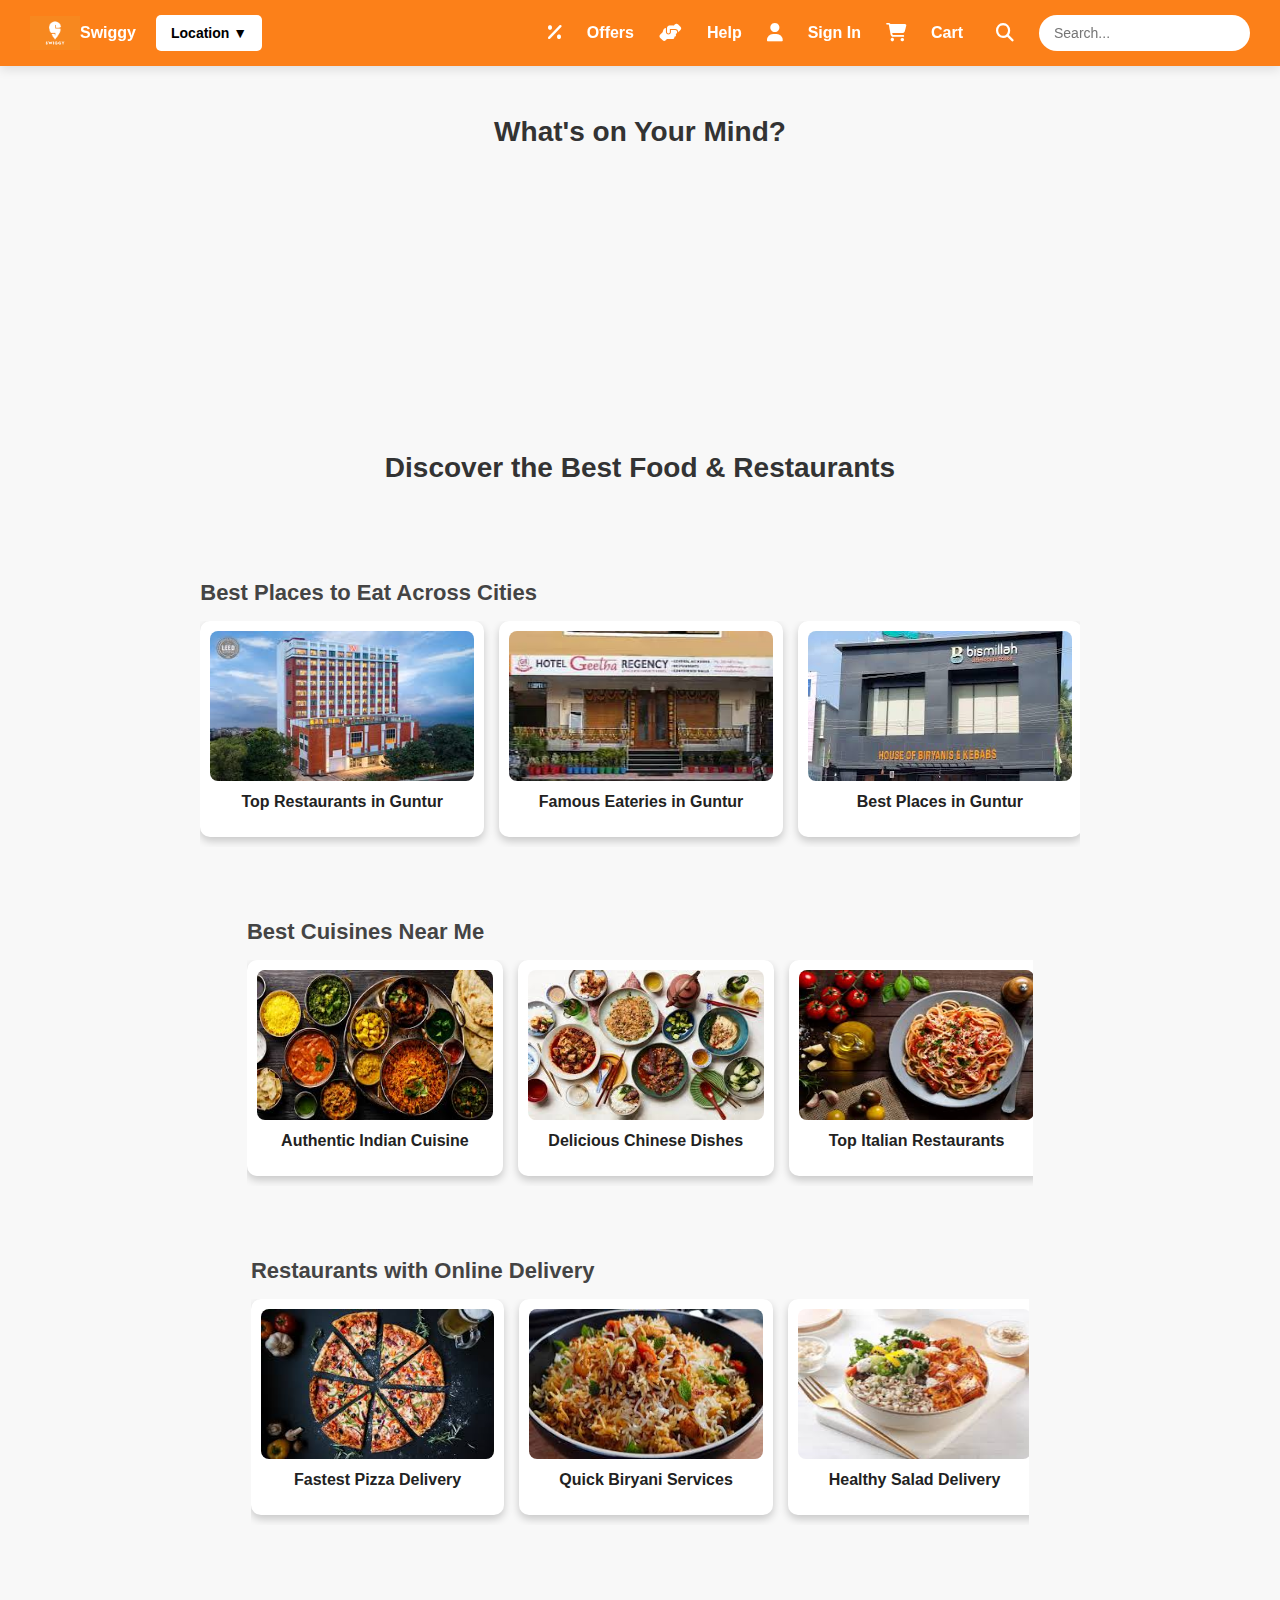
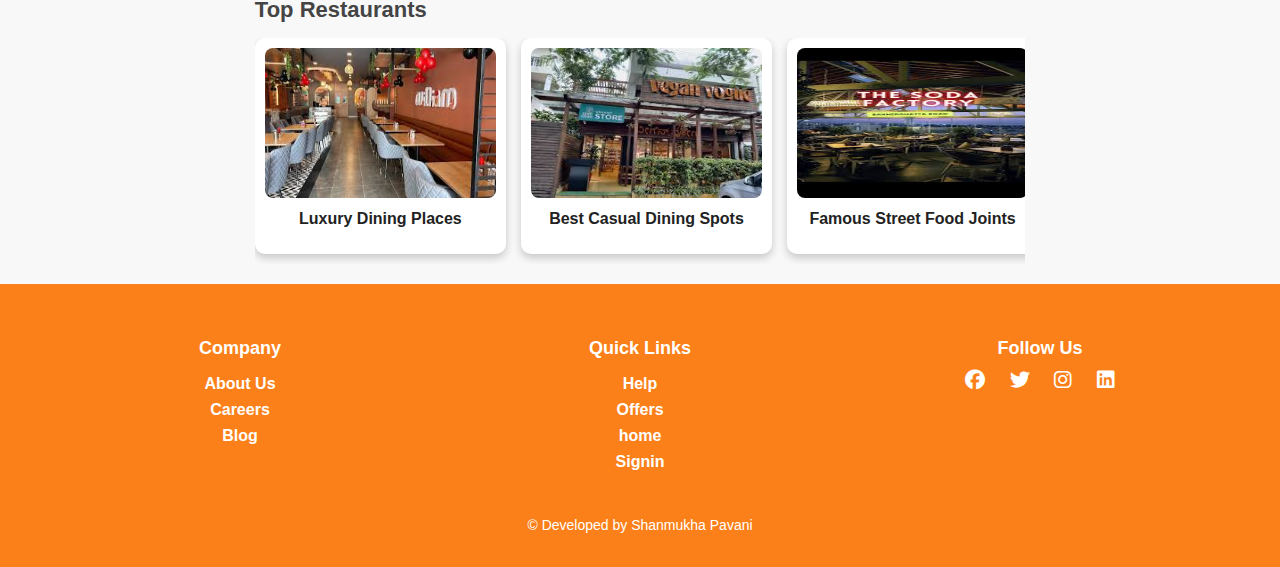
<file: index.html>
<!DOCTYPE html>
<html lang="en">
<head>
    <meta charset="UTF-8">
    <meta name="viewport" content="width=device-width, initial-scale=1.0">
    <link rel="shortcut icon" href="swiggy.png" type="image/x-icon">
    <title>Swiggy</title>
    <link rel="stylesheet" href="header.css">
    <link rel="stylesheet" href="https://cdnjs.cloudflare.com/ajax/libs/font-awesome/6.7.2/css/all.min.css" integrity="sha512-Evv84Mr4kqVGRNSgIGL/F/aIDqQb7xQ2vcrdIwxfjThSH8CSR7PBEakCr51Ck+w+/U6swU2Im1vVX0SVk9ABhg==" crossorigin="anonymous" referrerpolicy="no-referrer" />
    <link rel="stylesheet" href="home.css">
    
</head>
<body>
    <!-- header -->
    <div class="header">
        <div class="left">
            <img src="swiggy.png" alt="Swiggy Icon" class="logo">
            <a href="index.html">Swiggy</a>
            <div class="dropdown">
                <button>Location ▼</button>
                <div class="dropdown-content">
                    <a href="#">Guntur</a><br>
                    <a href="#">Tenali</a><br>
                    <a href="#">Vijayawada</a>
                </div>
            </div>
        </div>
        <div class="menu">
            <i class="fa-solid fa-percent"></i>
            <a href="offers.html">Offers</a>
            <i class="fa-solid fa-handshake-angle"></i>
            <a href="help.html">Help</a>
            <i class="fa-solid fa-user"></i>
            <a href="signin.html">Sign In</a>
            <i class="fa-solid fa-cart-shopping"></i>
            <a href="cart.html">Cart</a>
            <i class="fa-solid fa-magnifying-glass"></i>
            <div class="search-container">
                <input type="search" class="search" placeholder="Search..."> 
            </div>
        </div>
    </div>
    <!-- home page content -->
    <div class="wish">
        <h2>What's on Your Mind?</h2>
        <div class="food-container">
            <div class="food-item">
                <img src="pizza.jpg" alt="Pizza">
                <p>Pizza</p>
            </div>
            <div class="food-item">
                <img src="burger.jpg" alt="Burger">
                <p>Burger</p>
            </div>
            <div class="food-item">
                <img src="pasta.jpg" alt="Pasta">
                <p>Pasta</p>
            </div>
            <div class="food-item">
                <img src="biriyani.jpg" alt="Biryani">
                <p>Biryani</p>
            </div>
        </div>
    </div>
   <div class="home-content">
        <h2>Discover the Best Food & Restaurants</h2>

        <!-- Best Places to Eat Across Cities -->
        <section class="food-section">
            <h3>Best Places to Eat Across Cities</h3>
            <div class="food-cards">
                <div class="food-card">
                    <img src="city1.jpg" alt="Restaurant in City">
                    <p>Top Restaurants in Guntur</p>
                </div>
                <div class="food-card">
                    <img src="city2.jpg" alt="Restaurant in City">
                    <p>Famous Eateries in Guntur</p>
                </div>
                <div class="food-card">
                    <img src="city3.jpg" alt="Restaurant in City">
                    <p>Best Places in Guntur</p>
                </div>
            </div>
        </section>

        <!-- Best Cuisines Near Me -->
        <section class="food-section">
            <h3>Best Cuisines Near Me</h3>
            <div class="food-cards">
                <div class="food-card">
                    <img src="cusine1.jpg" alt="Indian Cuisine">
                    <p>Authentic Indian Cuisine</p>
                </div>
                <div class="food-card">
                    <img src="cuisine2.jpg" alt="Chinese Cuisine">
                    <p>Delicious Chinese Dishes</p>
                </div>
                <div class="food-card">
                    <img src="cuisine3.jpg" alt="Italian Cuisine">
                    <p>Top Italian Restaurants</p>
                </div>
            </div>
        </section>

        <!-- Restaurants with Online Delivery -->
        <section class="food-section">
            <h3>Restaurants with Online Delivery</h3>
            <div class="food-cards">
                <div class="food-card">
                    <img src="pizza.jpg" alt="Fast Delivery">
                    <p>Fastest Pizza Delivery</p>
                </div>
                <div class="food-card">
                    <img src="biriyani.jpg" alt="Quick Meals">
                    <p>Quick Biryani Services</p>
                </div>
                <div class="food-card">
                    <img src="delivery3.jpg" alt="Healthy Meals">
                    <p>Healthy Salad Delivery</p>
                </div>
            </div>
        </section>

        <!-- Top Restaurants -->
        <section class="food-section">
            <h3>Top Restaurants</h3>
            <div class="food-cards">
                <div class="food-card">
                    <img src="top1.jpg" alt="Luxury Dining">
                    <p>Luxury Dining Places</p>
                </div>
                <div class="food-card">
                    <img src="top2.jpg" alt="Casual Dining">
                    <p>Best Casual Dining Spots</p>
                </div>
                <div class="food-card">
                    <img src="top3.jpg" alt="Street Food">
                    <p>Famous Street Food Joints</p>
                </div>
            </div>
        </section>

    </div>
    <footer class="footer">
        <div class="footer-container">
            <!-- Column 1: Company Info -->
            <div class="footer-column">
                <h4>Company</h4>
                <ul>
                    <li><a href="#">About Us</a></li>
                    <li><a href="#">Careers</a></li>
                    <li><a href="#">Blog</a></li>
                </ul>
            </div>
    
            <!-- Column 2: Quick Links -->
            <div class="footer-column">
                <h4>Quick Links</h4>
                <ul>
                    <li><a href="help.html">Help</a></li>
                    <li><a href="offers.html">Offers</a></li>
                    <li><a href="index.html">home</a></li>
                    <li><a href="signin.html">Signin</a></li>
                </ul>
            </div>
    
            <!-- Column 3: Social Media -->
            <div class="footer-column">
                <h4>Follow Us</h4>
                <div class="social-icons">
                    <a href="#"><i class="fa-brands fa-facebook"></i></a>
                    <a href="#"><i class="fa-brands fa-twitter"></i></a>
                    <a href="#"><i class="fa-brands fa-instagram"></i></a>
                    <a href="#"><i class="fa-brands fa-linkedin"></i></a>
                </div>
            </div>
        </div>
    
        <p class="footer-bottom">© Developed by Shanmukha Pavani</p>
    </footer>
    


</body>
</html>
</file>
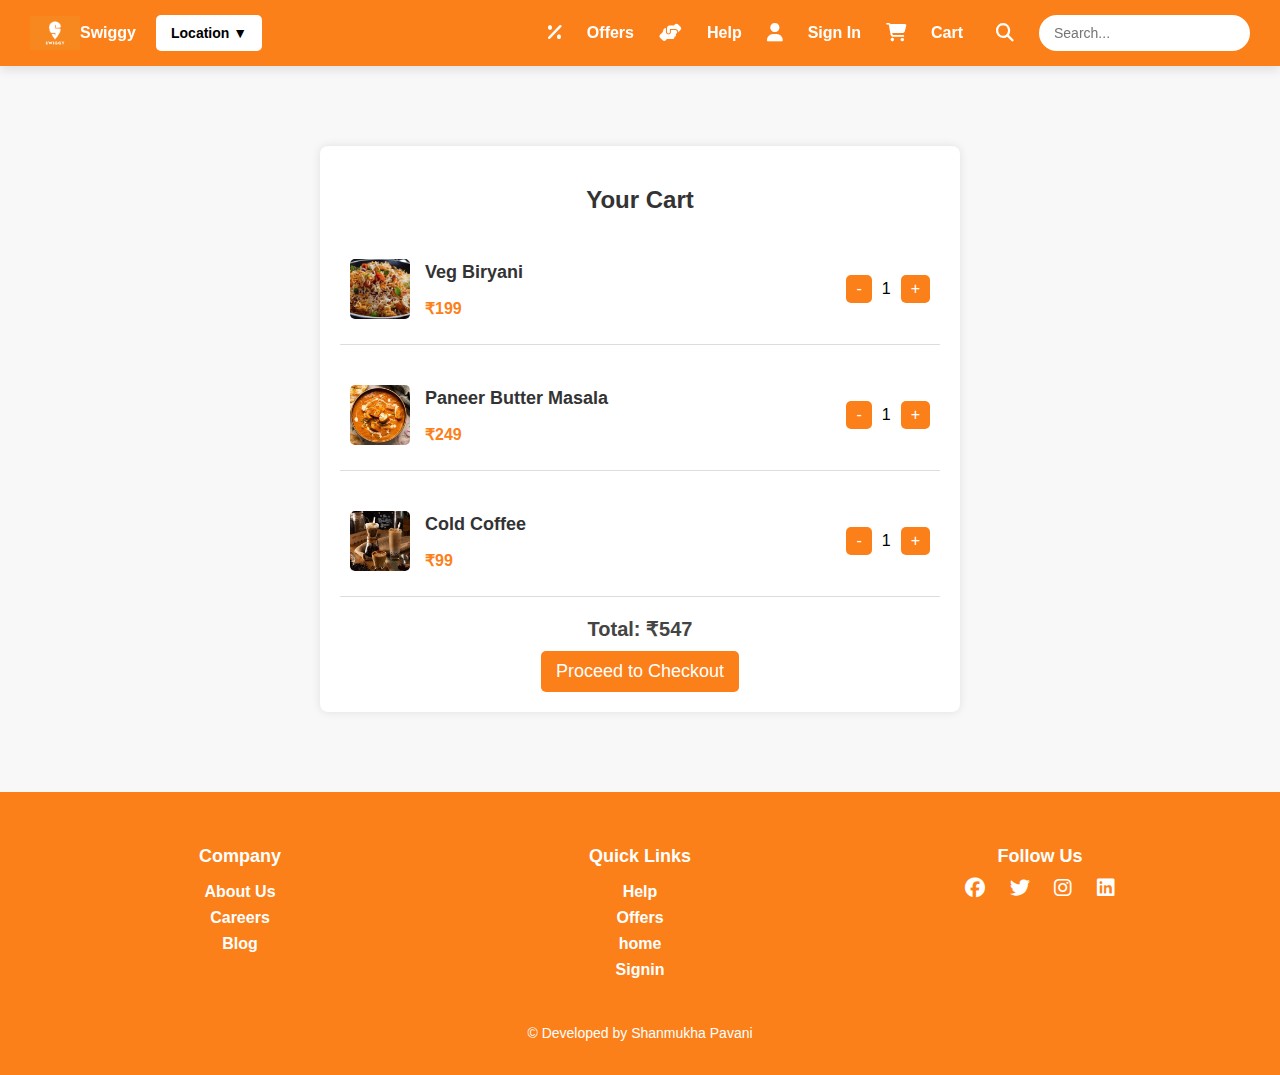
<file: cart.html>
<!DOCTYPE html>
<html lang="en">
<head>
    <meta charset="UTF-8">
    <meta name="viewport" content="width=device-width, initial-scale=1.0">
    <link rel="shortcut icon" href="swiggy.png" type="image/x-icon">
    <title>cart</title>
    <link rel="stylesheet" href="header.css">
    <link rel="stylesheet" href="https://cdnjs.cloudflare.com/ajax/libs/font-awesome/6.7.2/css/all.min.css" integrity="sha512-Evv84Mr4kqVGRNSgIGL/F/aIDqQb7xQ2vcrdIwxfjThSH8CSR7PBEakCr51Ck+w+/U6swU2Im1vVX0SVk9ABhg==" crossorigin="anonymous" referrerpolicy="no-referrer" />
    <link rel="stylesheet" href="home.css">
    <link rel="stylesheet" href="cart.css">
</head>
<body>
    <div class="header">
        <div class="left">
            <img src="swiggy.png" alt="Swiggy Icon" class="logo">
            <a href="index.html">Swiggy</a>
            <div class="dropdown">
                <button>Location ▼</button>
                <div class="dropdown-content">
                    <a href="#">Guntur</a><br>
                    <a href="#">Tenali</a><br>
                    <a href="#">Vijayawada</a>
                </div>
            </div>
        </div>
        <div class="menu">
            <i class="fa-solid fa-percent"></i>
            <a href="offers.html">Offers</a>
            <i class="fa-solid fa-handshake-angle"></i>
            <a href="help.html">Help</a>
            <i class="fa-solid fa-user"></i>
            <a href="signin.html">Sign In</a>
            <i class="fa-solid fa-cart-shopping"></i>
            <a href="cart.html">Cart</a>
            <i class="fa-solid fa-magnifying-glass"></i>
            <div class="search-container">
                <input type="search" class="search" placeholder="Search..."> 
            </div>
        </div>
    </div>
    <div class="cart-container">
        <h2>Your Cart</h2>
    
        <!-- Cart Items -->
        <div class="cart-items">
            <div class="cart-item">
                <img src="biriyani.jpg" alt="Food Item">
                <div class="item-details">
                    <h3>Veg Biryani</h3>
                    <p>₹199</p>
                </div>
                <div class="quantity">
                    <button>-</button>
                    <span>1</span>
                    <button>+</button>
                </div>
            </div>
    
            <div class="cart-item">
                <img src="food2.jpg" alt="Food Item">
                <div class="item-details">
                    <h3>Paneer Butter Masala</h3>
                    <p>₹249</p>
                </div>
                <div class="quantity">
                    <button>-</button>
                    <span>1</span>
                    <button>+</button>
                </div>
            </div>
    
            <div class="cart-item">
                <img src="food3.jpg" alt="Food Item">
                <div class="item-details">
                    <h3>Cold Coffee</h3>
                    <p>₹99</p>
                </div>
                <div class="quantity">
                    <button>-</button>
                    <span>1</span>
                    <button>+</button>
                </div>
            </div>
        </div>
    
        <!-- Checkout Section -->
        <div class="checkout">
            <h3>Total: ₹547</h3>
            <button class="checkout-btn">Proceed to Checkout</button>
        </div>
    </div>
    
    <footer class="footer">
        <div class="footer-container">
            <!-- Column 1: Company Info -->
            <div class="footer-column">
                <h4>Company</h4>
                <ul>
                    <li><a href="#">About Us</a></li>
                    <li><a href="#">Careers</a></li>
                    <li><a href="#">Blog</a></li>
                </ul>
            </div>
    
            <!-- Column 2: Quick Links -->
            <div class="footer-column">
                <h4>Quick Links</h4>
                <ul>
                    <li><a href="help.html">Help</a></li>
                    <li><a href="offers.html">Offers</a></li>
                    <li><a href="index.html">home</a></li>
                    <li><a href="signin.html">Signin</a></li>
                </ul>
            </div>
    
            <!-- Column 3: Social Media -->
            <div class="footer-column">
                <h4>Follow Us</h4>
                <div class="social-icons">
                    <a href="#"><i class="fa-brands fa-facebook"></i></a>
                    <a href="#"><i class="fa-brands fa-twitter"></i></a>
                    <a href="#"><i class="fa-brands fa-instagram"></i></a>
                    <a href="#"><i class="fa-brands fa-linkedin"></i></a>
                </div>
            </div>
        </div>
    
        <p class="footer-bottom">© Developed by Shanmukha Pavani</p>
    </footer>
    

    
</body>
</html>
</file>
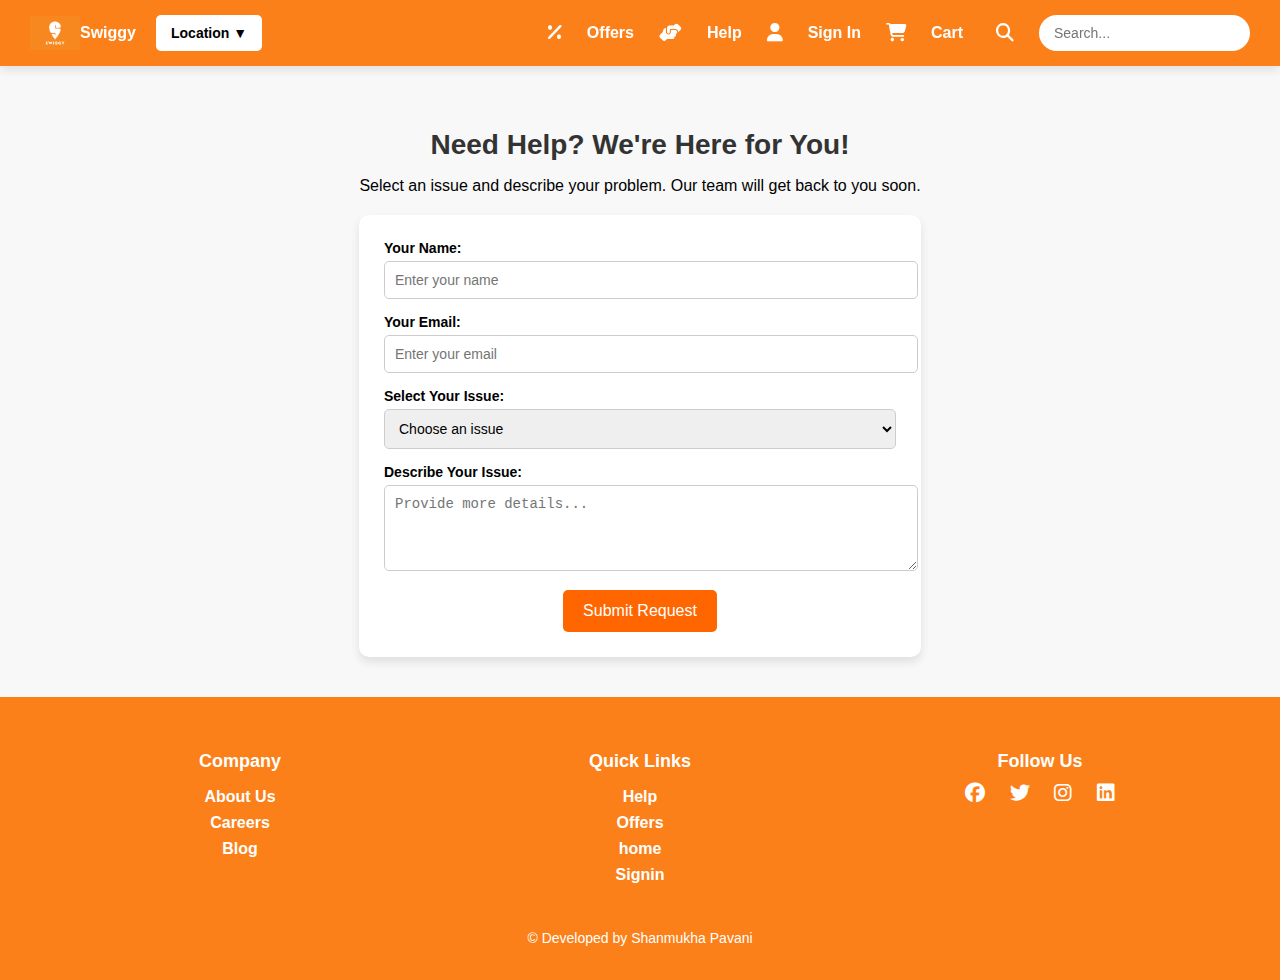
<file: help.html>
<!DOCTYPE html>
<html lang="en">
<head>
    <meta charset="UTF-8">
    <meta name="viewport" content="width=device-width, initial-scale=1.0">
    <link rel="shortcut icon" href="swiggy.png" type="image/x-icon">
    <title>help</title>
    <link rel="stylesheet" href="header.css">
    <link rel="stylesheet" href="https://cdnjs.cloudflare.com/ajax/libs/font-awesome/6.7.2/css/all.min.css" integrity="sha512-Evv84Mr4kqVGRNSgIGL/F/aIDqQb7xQ2vcrdIwxfjThSH8CSR7PBEakCr51Ck+w+/U6swU2Im1vVX0SVk9ABhg==" crossorigin="anonymous" referrerpolicy="no-referrer" />
    <link rel="stylesheet" href="home.css">
    <link rel="stylesheet" href="help.css">

</head>
<body>
    <div class="header">
        <div class="left">
            <img src="swiggy.png" alt="Swiggy Icon" class="logo">
            <a href="index.html">Swiggy</a>
            <div class="dropdown">
                <button>Location ▼</button>
                <div class="dropdown-content">
                    <a href="#">Guntur</a><br>
                    <a href="#">Tenali</a><br>
                    <a href="#">Vijayawada</a>
                </div>
            </div>
        </div>
        <div class="menu">
            <i class="fa-solid fa-percent"></i>
            <a href="offers.html">Offers</a>
            <i class="fa-solid fa-handshake-angle"></i>
            <a href="help.html">Help</a>
            <i class="fa-solid fa-user"></i>
            <a href="signin.html">Sign In</a>
            <i class="fa-solid fa-cart-shopping"></i>
            <a href="cart.html">Cart</a>
            <i class="fa-solid fa-magnifying-glass"></i>
            <div class="search-container">
                <input type="search" class="search" placeholder="Search..."> 
            </div>
        </div>
    </div>
    <div class="help-content">
        <h2>Need Help? We're Here for You!</h2>
        
        <p>Select an issue and describe your problem. Our team will get back to you soon.</p>
    
        <form class="help-form">
            <label for="name">Your Name:</label>
            <input type="text" id="name" placeholder="Enter your name" required>
    
            <label for="email">Your Email:</label>
            <input type="email" id="email" placeholder="Enter your email" required>
    
            <label for="issue-type">Select Your Issue:</label>
            <select id="issue-type" required>
                <option value="" disabled selected>Choose an issue</option>
                <option value="order">Order Not Delivered</option>
                <option value="payment">Payment Issues</option>
                <option value="account">Account Problems</option>
                <option value="refund">Refund & Cancellation</option>
                <option value="other">Other Issues</option>
            </select>
    
            <label for="message">Describe Your Issue:</label>
            <textarea id="message" rows="4" placeholder="Provide more details..."></textarea>
    
            <button type="submit" class="submit-btn">Submit Request</button>
        </form>
    </div>
    
    <footer class="footer">
        <div class="footer-container">
            <!-- Column 1: Company Info -->
            <div class="footer-column">
                <h4>Company</h4>
                <ul>
                    <li><a href="#">About Us</a></li>
                    <li><a href="#">Careers</a></li>
                    <li><a href="#">Blog</a></li>
                </ul>
            </div>
    
            <!-- Column 2: Quick Links -->
            <div class="footer-column">
                <h4>Quick Links</h4>
                <ul>
                    <li><a href="help.html">Help</a></li>
                    <li><a href="offers.html">Offers</a></li>
                    <li><a href="index.html">home</a></li>
                    <li><a href="signin.html">Signin</a></li>
                </ul>
            </div>
    
            <!-- Column 3: Social Media -->
            <div class="footer-column">
                <h4>Follow Us</h4>
                <div class="social-icons">
                    <a href="#"><i class="fa-brands fa-facebook"></i></a>
                    <a href="#"><i class="fa-brands fa-twitter"></i></a>
                    <a href="#"><i class="fa-brands fa-instagram"></i></a>
                    <a href="#"><i class="fa-brands fa-linkedin"></i></a>
                </div>
            </div>
        </div>
    
        <p class="footer-bottom">© Developed by Shanmukha Pavani</p>
    </footer>
    

    
</body>
</html>
</file>
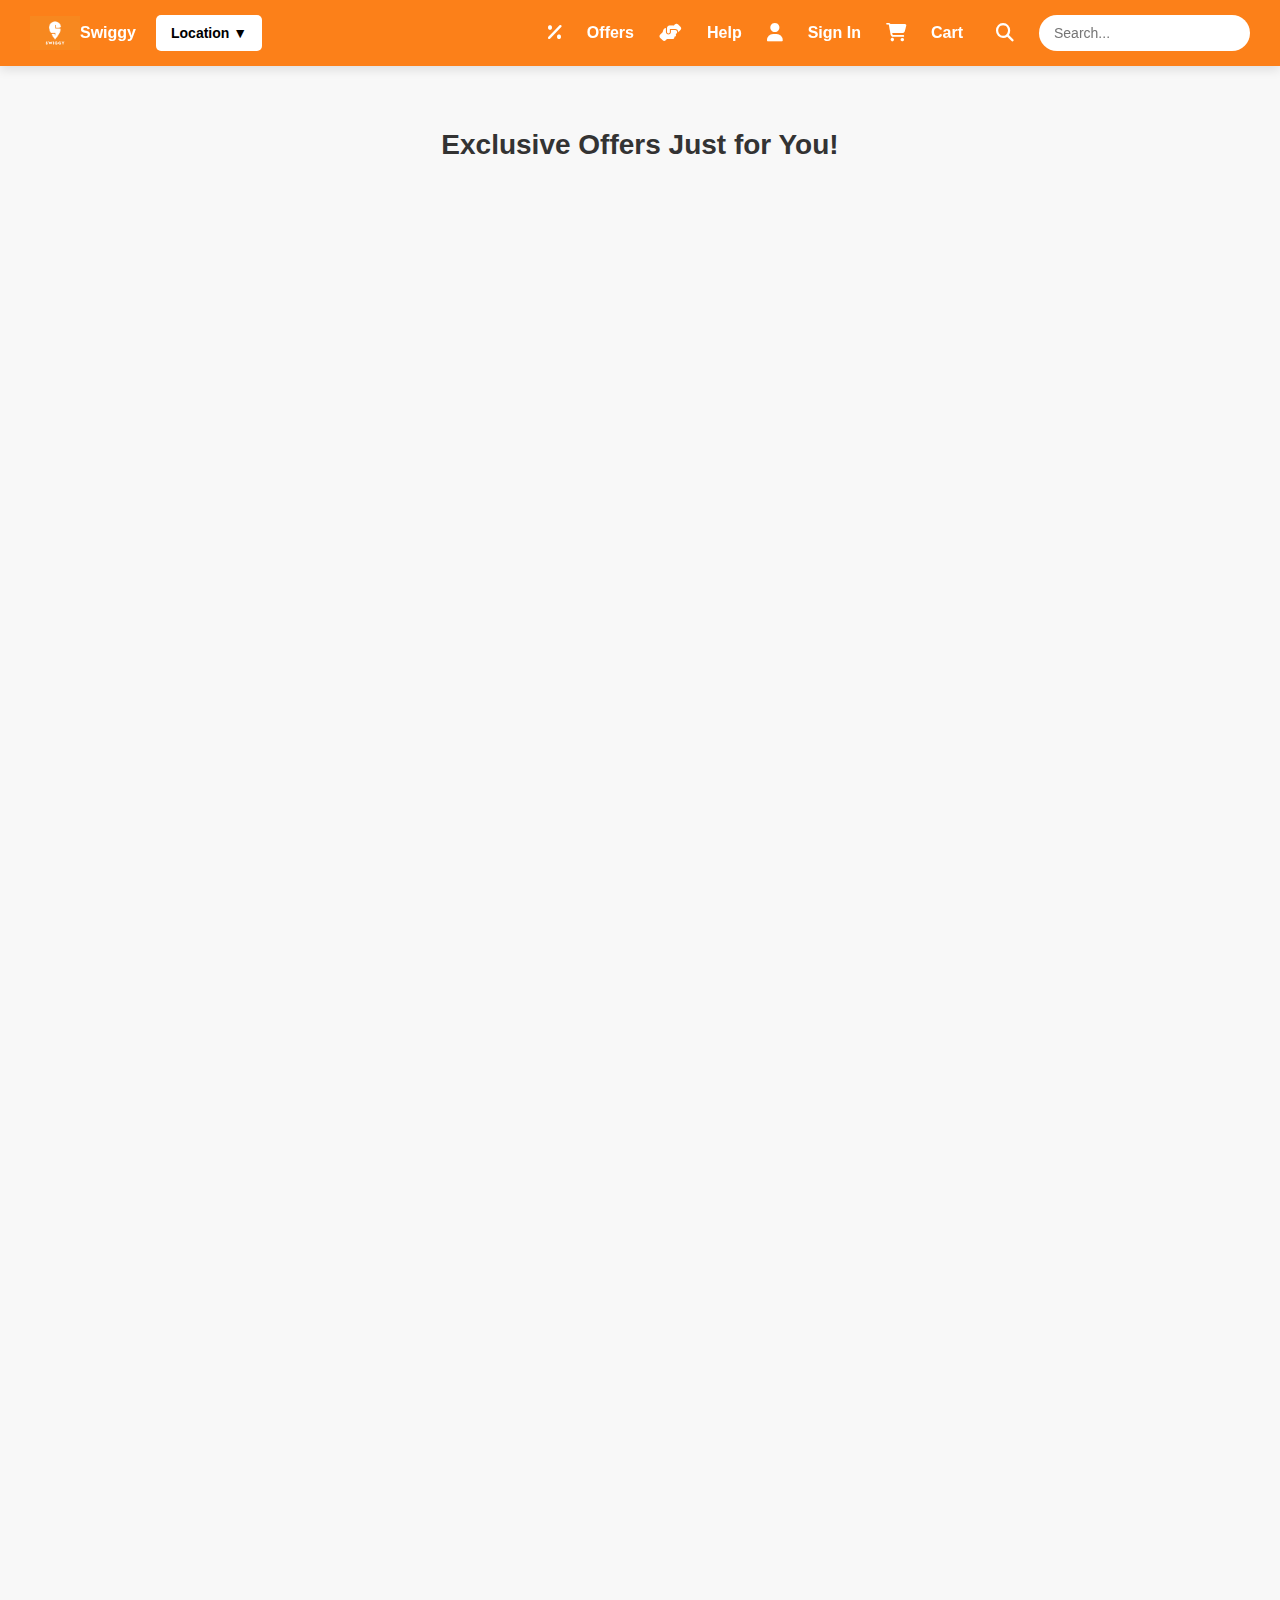
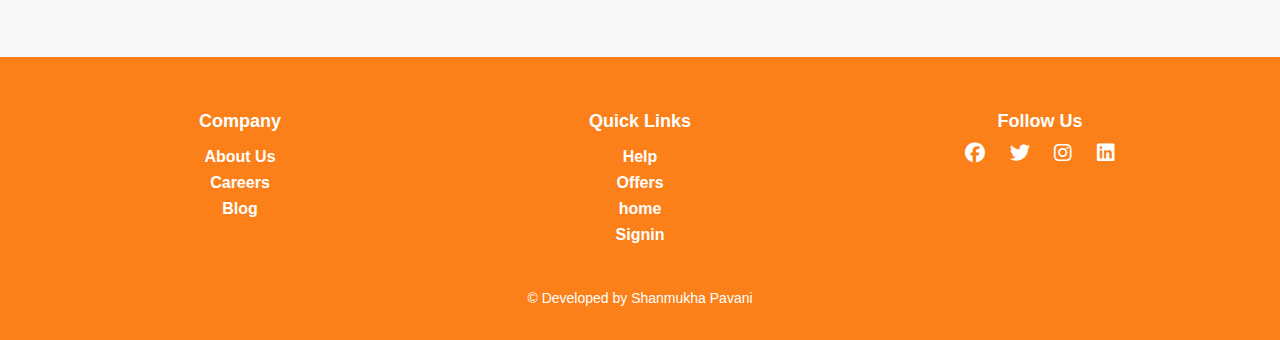
<file: offers.html>
<!DOCTYPE html>
<html lang="en">
<head>
    <meta charset="UTF-8">
    <meta name="viewport" content="width=device-width, initial-scale=1.0">
    <link rel="shortcut icon" href="swiggy.png" type="image/x-icon">
    <title>offers</title>
    <link rel="stylesheet" href="header.css">
    <link rel="stylesheet" href="https://cdnjs.cloudflare.com/ajax/libs/font-awesome/6.7.2/css/all.min.css" integrity="sha512-Evv84Mr4kqVGRNSgIGL/F/aIDqQb7xQ2vcrdIwxfjThSH8CSR7PBEakCr51Ck+w+/U6swU2Im1vVX0SVk9ABhg==" crossorigin="anonymous" referrerpolicy="no-referrer" />
    <link rel="stylesheet" href="home.css">
    <link rel="stylesheet" href="offers.css">
</head>
<body>
    <div class="header">
        <div class="left">
            <img src="swiggy.png" alt="Swiggy Icon" class="logo">
            <a href="index.html">Swiggy</a>
            <div class="dropdown">
                <button>Location ▼</button>
                <div class="dropdown-content">
                    <a href="#">Guntur</a><br>
                    <a href="#">Tenali</a><br>
                    <a href="#">Vijayawada</a>
                </div>
            </div>
        </div>
        <div class="menu">
            <i class="fa-solid fa-percent"></i>
            <a href="offers.html">Offers</a>
            <i class="fa-solid fa-handshake-angle"></i>
            <a href="help.html">Help</a>
            <i class="fa-solid fa-user"></i>
            <a href="signin.html">Sign In</a>
            <i class="fa-solid fa-cart-shopping"></i>
            <a href="cart.html">Cart</a>
            <i class="fa-solid fa-magnifying-glass"></i>
            <div class="search-container">
                <input type="search" class="search" placeholder="Search..."> 
            </div>
        </div>
    </div>
    <div class="offers-content">
        <h2>Exclusive Offers Just for You!</h2>
    
        <!-- 🎊 Festival Offers -->
        <div class="offer-section festival-offer">
            <h3>🎊 Festival Offers</h3>
            <div class="offer-items">
                <div class="offer-box">
                    <img src="diwali-offer.jpg" alt="Diwali Special">
                    <p>Flat 20% off on sweets & snacks this Diwali!</p>
                </div>
                <div class="offer-box">
                    <img src="christmas-feast.jpg" alt="Christmas Feast">
                    <p>Christmas Feast - Save 25% on bakery items.</p>
                </div>
            </div>
        </div>
    
        <!-- 🎟️ Discount Coupons -->
        <div class="offer-section coupon-offer">
            <h3>🎟️ Discount Coupons</h3>
            <div class="offer-items">
                <div class="offer-box">
                    <img src="cupon.jpg" alt="Flat Rs.100 Off">
                    <p>Use code <b>FOOD100</b> to get ₹100 off on orders above ₹499.</p>
                </div>
                <div class="offer-box">
                    <img src="combo-offer.jpg" alt="Combo Deals">
                    <p>Get extra 15% off on combo meals.</p>
                </div>
            </div>
        </div>
    
        <!-- 💳 Credit Card Offers -->
        <div class="offer-section credit-card-offer">
            <h3>💳 Credit Card Offers</h3>
            <div class="offer-items">
                <div class="offer-box">
                    <img src="hdfc-offer.jpg" alt="HDFC Offer">
                    <p>Get 10% cashback on HDFC Credit Card payments.</p>
                </div>
                <div class="offer-box">
                    <img src="sbi-footer.jpg" alt="SBI Offer">
                    <p>Save ₹150 on orders above ₹750 with SBI Cards.</p>
                </div>
            </div>
        </div>
    
        <!-- 🆕 New User Offers -->
        <div class="offer-section new-user-offer">
            <h3>🆕 New User Offers</h3>
            <div class="offer-items">
                <div class="offer-box">
                    <img src="first-order.jpg" alt="First Order">
                    <p>Flat 30% off on your first order!</p>
                </div>
            </div>
        </div>
    
        
    
    </div>
    
    <footer class="footer">
        <div class="footer-container">
            <!-- Column 1: Company Info -->
            <div class="footer-column">
                <h4>Company</h4>
                <ul>
                    <li><a href="#">About Us</a></li>
                    <li><a href="#">Careers</a></li>
                    <li><a href="#">Blog</a></li>
                </ul>
            </div>
    
            <!-- Column 2: Quick Links -->
            <div class="footer-column">
                <h4>Quick Links</h4>
                <ul>
                    <li><a href="help.html">Help</a></li>
                    <li><a href="offers.html">Offers</a></li>
                    <li><a href="index.html">home</a></li>
                    <li><a href="signin.html">Signin</a></li>
                </ul>
            </div>
    
            <!-- Column 3: Social Media -->
            <div class="footer-column">
                <h4>Follow Us</h4>
                <div class="social-icons">
                    <a href="#"><i class="fa-brands fa-facebook"></i></a>
                    <a href="#"><i class="fa-brands fa-twitter"></i></a>
                    <a href="#"><i class="fa-brands fa-instagram"></i></a>
                    <a href="#"><i class="fa-brands fa-linkedin"></i></a>
                </div>
            </div>
        </div>
    
        <p class="footer-bottom">© Developed by Shanmukha Pavani</p>
    </footer>
    

</body>
</html>
</file>
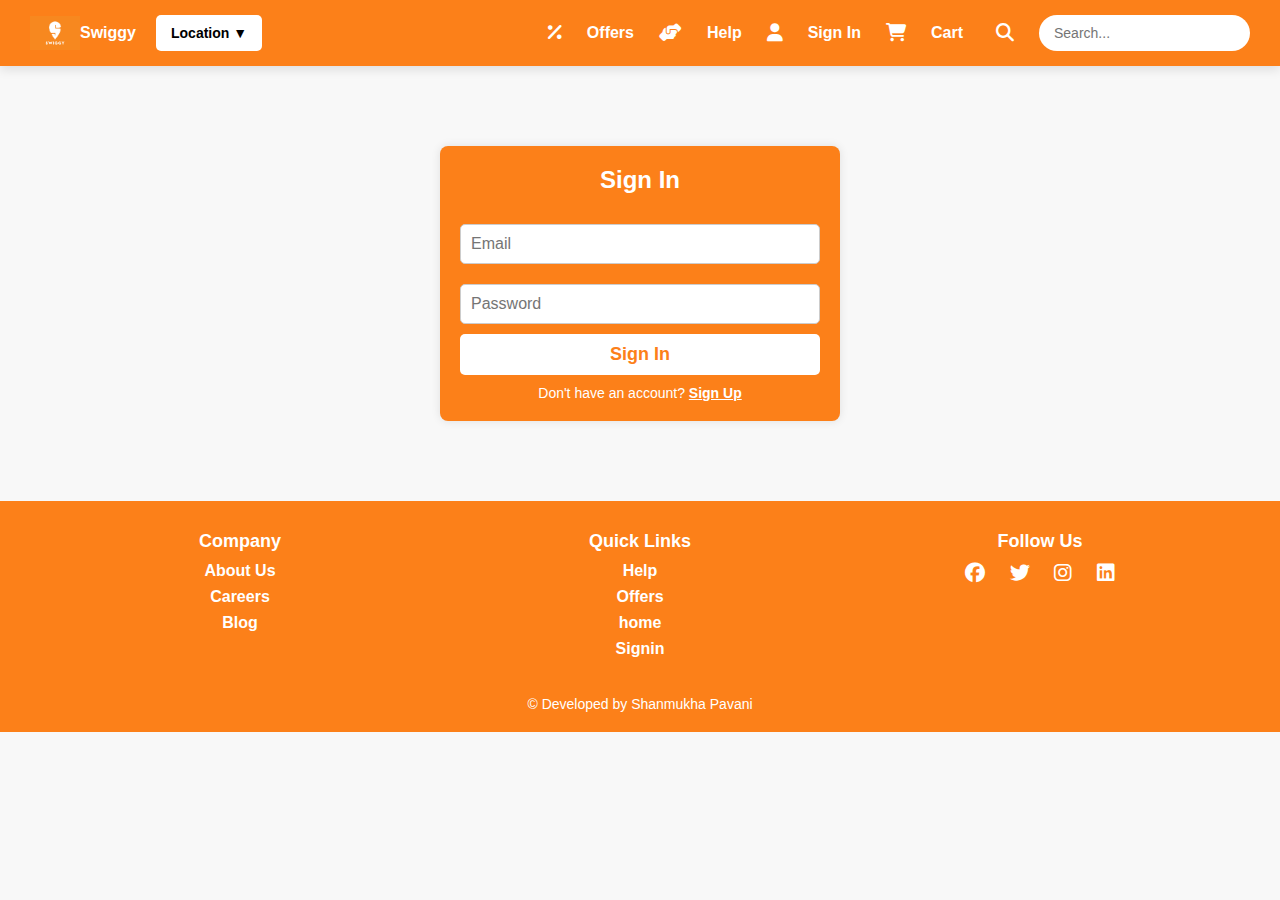
<file: signin.html>
<!DOCTYPE html>
<html lang="en">
<head>
    <meta charset="UTF-8">
    <meta name="viewport" content="width=device-width, initial-scale=1.0">
    <link rel="shortcut icon" href="swiggy.png" type="image/x-icon">
    <title>signin</title>
    <link rel="stylesheet" href="header.css">
    <link rel="stylesheet" href="https://cdnjs.cloudflare.com/ajax/libs/font-awesome/6.7.2/css/all.min.css" integrity="sha512-Evv84Mr4kqVGRNSgIGL/F/aIDqQb7xQ2vcrdIwxfjThSH8CSR7PBEakCr51Ck+w+/U6swU2Im1vVX0SVk9ABhg==" crossorigin="anonymous" referrerpolicy="no-referrer" />
    <link rel="stylesheet" href="home.css">
    <link rel="stylesheet" href="signin.css">
</head>
<body>
    <div class="header">
        <div class="left">
            <img src="swiggy.png" alt="Swiggy Icon" class="logo">
            <a href="index.html">Swiggy</a>
            <div class="dropdown">
                <button>Location ▼</button>
                <div class="dropdown-content">
                    <a href="#">Guntur</a><br>
                    <a href="#">Tenali</a><br>
                    <a href="#">Vijayawada</a>
                </div>
            </div>
        </div>
        <div class="menu">
            <i class="fa-solid fa-percent"></i>
            <a href="offers.html">Offers</a>
            <i class="fa-solid fa-handshake-angle"></i>
            <a href="help.html">Help</a>
            <i class="fa-solid fa-user"></i>
            <a href="signin.html">Sign In</a>
            <i class="fa-solid fa-cart-shopping"></i>
            <a href="cart.html">Cart</a>
            <i class="fa-solid fa-magnifying-glass"></i>
            <div class="search-container">
                <input type="search" class="search" placeholder="Search..."> 
            </div>
        </div>
    </div>
    <div class="signin-container">
        <h2>Sign In</h2>
        <form>
            <input type="email" placeholder="Email" required>
            <input type="password" placeholder="Password" required>
            <button type="submit" class="signin-btn">Sign In</button>
        </form>
        <p>Don't have an account? <a href="#">Sign Up</a></p>
    </div>
    <footer class="footer">
        <div class="footer-container">
            <!-- Column 1: Company Info -->
            <div class="footer-column">
                <h4>Company</h4>
                <ul>
                    <li><a href="#">About Us</a></li>
                    <li><a href="#">Careers</a></li>
                    <li><a href="#">Blog</a></li>
                </ul>
            </div>
    
            <!-- Column 2: Quick Links -->
            <div class="footer-column">
                <h4>Quick Links</h4>
                <ul>
                    <li><a href="help.html">Help</a></li>
                    <li><a href="offers.html">Offers</a></li>
                    <li><a href="index.html">home</a></li>
                    <li><a href="signin.html">Signin</a></li>
                </ul>
            </div>
    
            <!-- Column 3: Social Media -->
            <div class="footer-column">
                <h4>Follow Us</h4>
                <div class="social-icons">
                    <a href="#"><i class="fa-brands fa-facebook"></i></a>
                    <a href="#"><i class="fa-brands fa-twitter"></i></a>
                    <a href="#"><i class="fa-brands fa-instagram"></i></a>
                    <a href="#"><i class="fa-brands fa-linkedin"></i></a>
                </div>
            </div>
        </div>
    
        <p class="footer-bottom">© Developed by Shanmukha Pavani</p>
    </footer>
 
</body>
</html>
</file>
<file: header.css>
body {
    margin: 0;
    font-family: 'Poppins', sans-serif;
    background-color: #fffaf0;
}
.header {
    display: flex;
    justify-content: space-between;
    align-items: center;
    padding: 15px 30px;
    background: #fc8019;
    box-shadow: 0 4px 10px rgba(0, 0, 0, 0.1);
    position: sticky;
    top: 0;
    z-index: 1000;
}
.left {
    display: flex;
    align-items: center;
}
.logo {
    width: 50px;
    cursor: pointer;
}
.dropdown {
    margin-left: 20px;
    position: relative;
}
.dropdown button {
    background: white;
    border: none;
    padding: 10px 15px;
    cursor: pointer;
    border-radius: 5px;
    font-size: 14px;
    font-weight: bold;
    transition: 0.3s;
}
.dropdown button:hover {
    background: #ffb366;
}
.dropdown-content {
    display: none;
    position: absolute;
    background-color: white;
    min-width: 140px;
    box-shadow: 0px 8px 16px rgba(0, 0, 0, 0.2);
    border-radius: 5px;
    padding: 10px;
}
.dropdown:hover .dropdown-content {
    display: block;
}
.menu {
    display: flex;
    align-items: center;
    gap: 25px;
}
.menu a {
    text-decoration: none;
    color: white;
    font-size: 16px;
    font-weight: bold;
    transition: all 0.3s ease-in-out;
}
.menu a:hover {
    color: #ffde59;
    transform: scale(1.1);
}
.menu i {
    color: white;
    font-size: 18px;
}
.search-container {
    display: flex;
    align-items: center;
    background: white;
    padding: 5px 10px;
    border-radius: 20px;
}
.search {
    border: none;
    outline: none;
    padding: 5px;
    font-size: 14px;
}
.fa-magnifying-glass {
    color: #fc8019;
    margin-left: 8px;
    cursor: pointer;
}
@media (max-width: 768px) {
    .menu {
        display: none;
        flex-direction: column;
        background: #fc8019;
        position: absolute;
        right: 0;
        top: 60px;
        width: 200px;
        box-shadow: 0 4px 10px rgba(0, 0, 0, 0.2);
        padding: 10px;
        border-radius: 5px;
    }
    .menu.active {
        display: flex;
    }
    .hamburger {
        display: block;
        cursor: pointer;
    }
}
a{
    text-decoration: none;
    color: white;
    font-weight: bold;
}
body {
    font-family: Arial, sans-serif;
    margin: 0;
    padding: 0;
    background-color: #f8f8f8;
}

.home-content {
    width: 90%;
    margin: auto;
    padding: 20px;
}

h2 {
    text-align: center;
    font-size: 28px;
    color: #333;
}

.food-section {
    margin-top: 30px;
}

h3 {
    font-size: 22px;
    color: #444;
    margin-bottom: 15px;
}

.food-cards {
    display: flex;
    gap: 15px;
    overflow-x: auto;
    padding-bottom: 10px;
}

.food-card {
    flex: 0 0 30%;
    background: white;
    border-radius: 10px;
    padding: 10px;
    box-shadow: 0 4px 8px rgba(0, 0, 0, 0.2);
    text-align: center;
    transition: transform 0.3s ease-in-out;
}

.food-card:hover {
    transform: scale(1.05);
}

.food-card img {
    width: 100%;
    height: 150px;
    border-radius: 8px;
}

.food-card p {
    font-size: 16px;
    font-weight: bold;
    margin-top: 8px;
    color: #222;
}
</file>
<file: home.css>
/* Main Section Styling */
.wish {
    text-align: center;
    margin: 50px 0;
}

/* Heading Style */
.wish-heading {
    font-size: 28px;
    font-weight: bold;
    color: #ff7300;
    margin-bottom: 20px;
}

/* Food Container: Row Layout */
.food-container {
    display: flex;
    justify-content: center;
    gap: 20px;
    flex-wrap: wrap;
}

/* Food Item Styling */
.food-item {
    position: relative;
    text-align: center;
    background: #fff;
    padding: 10px;
    border-radius: 10px;
    box-shadow: 0 5px 15px rgba(0, 0, 0, 0.2);
    transition: transform 0.3s ease, box-shadow 0.3s ease;
    opacity: 0;
    transform: translateY(30px);
    animation: fadeIn 0.8s forwards;
}

/* Food Images */
.food-item img {
    width: 120px;
    height: 120px;
    border-radius: 10px;
    transition: transform 0.3s ease;
}

/* Food Text */
.food-item p {
    margin-top: 10px;
    font-size: 16px;
    font-weight: bold;
    color: #333;
}

/* Hover Effects */
.food-item:hover {
    transform: scale(1.1);
    box-shadow: 0 10px 20px rgba(0, 0, 0, 0.3);
}

.food-item:hover img {
    transform: rotate(5deg) scale(1.1);
}

/* Arrival Effect Animation */
@keyframes fadeIn {
    to {
        opacity: 1;
        transform: translateY(0);
    }
}
.home-content {
    display: flex;
    justify-content: center;
    flex-wrap: wrap;
    gap: 20px;
    padding: 20px;
}

.card {
    width: 250px;
    padding: 20px;
    border-radius: 10px;
    box-shadow: 0 4px 8px rgba(0, 0, 0, 0.2);
    background: #fff;
    text-align: center;
    transition: transform 0.3s ease, box-shadow 0.3s ease;
}

.card:hover {
    transform: translateY(-5px);
    box-shadow: 0 6px 12px rgba(0, 0, 0, 0.3);
}

.card h3 {
    font-size: 18px;
    color: #333;
    margin-bottom: 10px;
}

.card p {
    font-size: 14px;
    color: #666;
}
.footer {
    background-color: #fc8019; /* Swiggy Orange */
    color: white;
    padding: 20px 0;
    text-align: center;
}

.footer-container {
    display: flex;
    justify-content: space-around;
    flex-wrap: wrap;
    max-width: 1200px;
    margin: auto;
}

.footer-column {
    flex: 1;
    min-width: 200px;
    padding: 10px;
}

.footer-column h4 {
    font-size: 18px;
    margin-bottom: 10px;
}

.footer-column ul {
    list-style: none;
    padding: 0;
}

.footer-column ul li {
    margin-bottom: 8px;
}

.footer-column ul li a {
    color: white;
    text-decoration: none;
    transition: 0.3s;
}

.footer-column ul li a:hover {
    text-decoration: underline;
}

.social-icons a {
    color: white;
    font-size: 20px;
    margin: 0 10px;
    display: inline-block;
    transition: 0.3s;
}

.social-icons a:hover {
    color: #ffd700; /* Gold on hover */
}

.footer-bottom {
    margin-top: 20px;
    font-size: 14px;
}
/* Dropdown Styling */
.dropdown {
    position: relative;
    display: inline-block;
}

.dropdown-content {
    display: none;
    position: absolute;
    background-color: white;
    min-width: 120px;
    box-shadow: 0px 4px 8px rgba(0, 0, 0, 0.2);
    z-index: 10;
    border-radius: 5px;
}

.dropdown-content a {
    color: black;
    padding: 10px;
    text-decoration: none;
    display: block;
}

.dropdown-content a:hover {
    background-color: #fc8019; /* Swiggy Orange */
    color: white;
}

/* Show dropdown on hover */
.dropdown:hover .dropdown-content {
    display: block;
}
</file>
<file: cart.css>
/* Cart Container */
.cart-container {
    width: 80%;
    max-width: 600px;
    margin: 80px auto; /* To avoid overlapping with header */
    padding: 20px;
    background: white;
    box-shadow: 0 0 10px rgba(0, 0, 0, 0.1);
    border-radius: 8px;
}

/* Heading */
.cart-container h2 {
    text-align: center;
    margin-bottom: 20px;
    font-size: 24px;
    color: #333;
}

/* Cart Items */
.cart-items {
    display: flex;
    flex-direction: column;
    gap: 15px;
}

/* Individual Cart Item */
.cart-item {
    display: flex;
    align-items: center;
    justify-content: space-between;
    padding: 10px;
    border-bottom: 1px solid #ddd;
}

.cart-item img {
    width: 60px;
    height: 60px;
    border-radius: 5px;
    object-fit: cover;
}

.item-details {
    flex-grow: 1;
    margin-left: 15px;
}

.item-details h3 {
    font-size: 18px;
    color: #333;
}

.item-details p {
    font-size: 16px;
    color: #fc8019;
    font-weight: bold;
}

/* Quantity Buttons */
.quantity {
    display: flex;
    align-items: center;
    gap: 10px;
}

.quantity button {
    padding: 5px 10px;
    border: none;
    background: #fc8019;
    color: white;
    border-radius: 5px;
    cursor: pointer;
    font-size: 16px;
}

.quantity span {
    font-size: 16px;
}

/* Checkout Section */
.checkout {
    text-align: center;
    margin-top: 20px;
}

.checkout h3 {
    font-size: 20px;
    margin-bottom: 10px;
}

.checkout-btn {
    padding: 10px 15px;
    background: #fc8019;
    color: white;
    border: none;
    border-radius: 5px;
    font-size: 18px;
    cursor: pointer;
    transition: 0.3s ease;
}

.checkout-btn:hover {
    background: #e67310;
}
</file>
<file: help.css>
.help-content {
    text-align: center;
    padding: 40px 10%;
    background-color: #f8f8f8;
    animation: fadeIn 1s ease-in-out;
}

.help-content h2 {
    font-size: 28px;
    font-weight: bold;
    margin-bottom: 10px;
}

.help-content p {
    font-size: 16px;
    margin-bottom: 20px;
}

/* Help Form Styling */
.help-form {
    background: white;
    padding: 25px;
    border-radius: 10px;
    width: 50%;
    margin: auto;
    box-shadow: 0px 5px 10px rgba(0, 0, 0, 0.1);
    transition: transform 0.3s ease-in-out;
    animation: slideUp 1s ease-in-out;
}

.help-form label {
    display: block;
    text-align: left;
    font-weight: bold;
    margin-bottom: 5px;
    font-size: 14px;
}

.help-form input,
.help-form select,
.help-form textarea {
    width: 100%;
    padding: 10px;
    margin-bottom: 15px;
    border: 1px solid #ccc;
    border-radius: 5px;
    font-size: 14px;
    transition: border-color 0.3s ease;
}

.help-form select {
    cursor: pointer;
}

.help-form input:focus,
.help-form select:focus,
.help-form textarea:focus {
    border-color: #ff6600;
    outline: none;
}

/* Submit Button */
.submit-btn {
    background: #ff6600;
    color: white;
    padding: 12px 20px;
    font-size: 16px;
    border: none;
    border-radius: 5px;
    cursor: pointer;
    transition: background 0.3s ease-in-out, transform 0.2s;
}

.submit-btn:hover {
    background: #cc5200;
    transform: scale(1.05);
}

/* Animations */
@keyframes fadeIn {
    from {
        opacity: 0;
    }
    to {
        opacity: 1;
    }
}

@keyframes slideUp {
    from {
        transform: translateY(50px);
        opacity: 0;
    }
    to {
        transform: translateY(0);
        opacity: 1;
    }
}

/* Responsive Styles */
@media (max-width: 900px) {
    .help-form {
        width: 70%;
    }
}

@media (max-width: 600px) {
    .help-form {
        width: 90%;
    }
}
</file>
<file: offers.css>
.offers-content {
    text-align: center;
    padding: 40px 10%;
    background-color: #f8f8f8;
}

.offers-content h2 {
    font-size: 28px;
    margin-bottom: 20px;
    font-weight: bold;
}

/* Section Styling */
.offer-section {
    background: white;
    border-radius: 10px;
    padding: 20px;
    margin-bottom: 30px;
    box-shadow: 0px 5px 10px rgba(0, 0, 0, 0.1);
    transition: all 0.3s ease-in-out;
    opacity: 0;
    transform: translateY(50px);
    animation: fadeIn 0.8s forwards;
}

.offer-section h3 {
    font-size: 22px;
    margin-bottom: 15px;
}

/* Offer Boxes */
.offer-items {
    display: flex;
    flex-wrap: wrap;
    justify-content: center;
    gap: 15px;
}

.offer-box {
    background: #fff;
    border-radius: 8px;
    padding: 10px;
    text-align: center;
    width: 280px;
    box-shadow: 0px 4px 6px rgba(0, 0, 0, 0.1);
    transition: transform 0.3s ease-in-out, box-shadow 0.3s ease-in-out;
}

.offer-box img {
    width: 100%;
    border-radius: 8px;
    height: 150px;
    object-fit: cover;
}

.offer-box p {
    font-size: 14px;
    color: #333;
    margin-top: 10px;
}

.offer-box:hover {
    transform: scale(1.05);
    box-shadow: 0px 8px 15px rgba(0, 0, 0, 0.2);
}

/* Arrival Animation */
@keyframes fadeIn {
    from {
        opacity: 0;
        transform: translateY(50px);
    }
    to {
        opacity: 1;
        transform: translateY(0);
    }
}

/* Responsive Styles */
@media (max-width: 900px) {
    .offer-items {
        flex-direction: column;
        align-items: center;
    }
    .offer-box {
        width: 80%;
    }
}

@media (max-width: 600px) {
    .offer-box {
        width: 100%;
    }
}
</file>
<file: signin.css>
/* Reset default margin and padding */
* {
    margin: 0;
    padding: 0;
    box-sizing: border-box;
    font-family: Arial, sans-serif;
}

/* Centering the Sign-In Container */
.signin-container {
    width: 100%;
    max-width: 400px;
    margin: 80px auto;
    padding: 20px;
    background: #fc8019; /* Swiggy Orange */
    box-shadow: 0 0 10px rgba(0, 0, 0, 0.1);
    border-radius: 8px;
    text-align: center;
    color: white; /* Text color for contrast */
}

/* Sign-In Heading */
.signin-container h2 {
    margin-bottom: 20px;
    font-size: 24px;
    color: white; /* Ensures visibility */
}

/* Form Fields */
.signin-container input {
    width: 100%;
    padding: 10px;
    margin: 10px 0;
    border: 1px solid #ccc;
    border-radius: 5px;
    font-size: 16px;
    background: white; /* White input fields */
    color: #333;
}

/* Sign-In Button */
.signin-btn {
    width: 100%;
    padding: 10px;
    background-color: white;
    color: #fc8019;
    border: none;
    border-radius: 5px;
    font-size: 18px;
    cursor: pointer;
    transition: background 0.3s ease, color 0.3s ease;
    font-weight: bold;
}

.signin-btn:hover {
    background-color: #e67310;
    color: white;
}

/* Sign-Up Link */
.signin-container p {
    margin-top: 10px;
    font-size: 14px;
    color: white;
}

.signin-container a {
    color: white;
    text-decoration: underline;
}

.signin-container a:hover {
    text-decoration: none;
}
</file>
